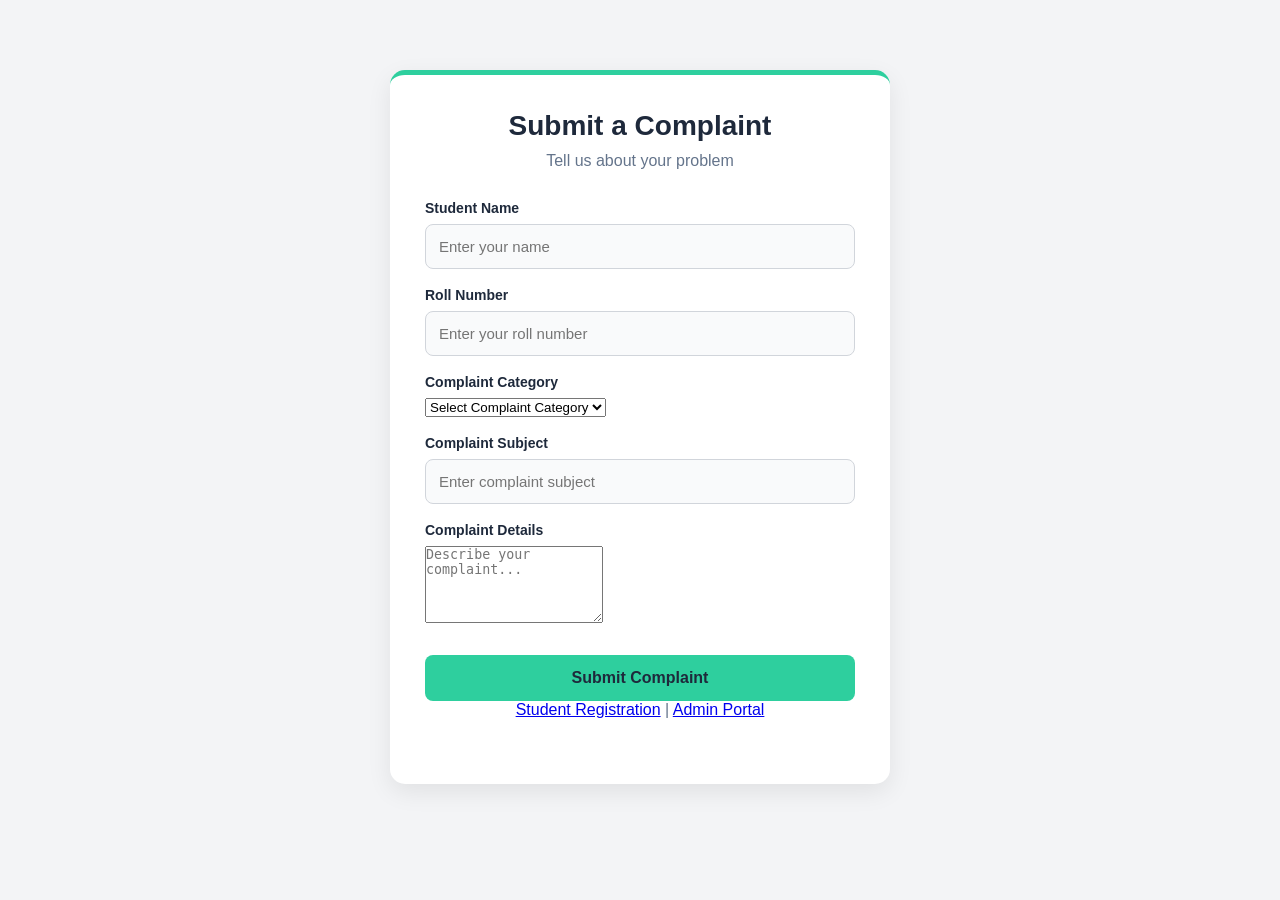
<file: complaint.html>
<!DOCTYPE html>
<html lang="en">
<head>
    <meta charset="UTF-8">
    <meta name="viewport" content="width=device-width, initial-scale=1.0">
    <title>Submit Complaint | HostelSphere</title>
    <link rel="stylesheet" href="/style.css">
</head>
<body class="student-page">
    <div class="student-container">
        <h1>Submit a Complaint</h1>
        <p>Tell us about your problem</p>
        <form id="complaintSubmissionForm">
            <label>Student Name</label>
            <input type="text" id="complaintStudentName" placeholder="Enter your name" required>
            <label>Roll Number</label>
            <input type="text" id="complaintStudentRoll" placeholder="Enter your roll number" required>
            <label>Complaint Category</label>
            <select id="complaintCategory" required>
                <option value="">Select Complaint Category</option>
                <option>Room Problem</option>
                <option>Food Problem</option>
                <option>Electricity Problem</option>
                <option>Water Problem</option>
                <option>Cleanliness Problem</option>
                <option>Other</option>
            </select>
            <label>Complaint Subject</label>
            <input type="text" id="complaintSubject" placeholder="Enter complaint subject" required>
            <label>Complaint Details</label>
            <textarea id="complaintDetails" rows="5" placeholder="Describe your complaint..." required></textarea>
            <button type="submit">Submit Complaint</button>
        </form>
        <p><a href="/student">Student Registration</a> | <a href="/admin">Admin Portal</a></p>
    </div>
<script>
document.getElementById("complaintSubmissionForm").addEventListener("submit", async function(event) {
    event.preventDefault();
    const data = {
        student_name: document.getElementById("complaintStudentName").value.trim(),
        roll_number: document.getElementById("complaintStudentRoll").value.trim(),
        category: document.getElementById("complaintCategory").value,
        subject: document.getElementById("complaintSubject").value.trim(),
        details: document.getElementById("complaintDetails").value.trim()
    };
    const button = this.querySelector('button[type="submit"]');
    button.disabled = true;
    try {
        const response = await fetch("/api/complaints", {
            method: "POST", headers: {"Content-Type":"application/json"},
            body: JSON.stringify(data)
        });
        const result = await response.json();
        if (!response.ok) throw new Error(result.message || "Complaint could not be submitted.");
        alert("Your complaint has been submitted successfully!");
        this.reset();
    } catch (error) {
        alert(error.message || "Server connection failed.");
    } finally {
        button.disabled = false;
    }
});
</script>
</body>
</html>
</file>
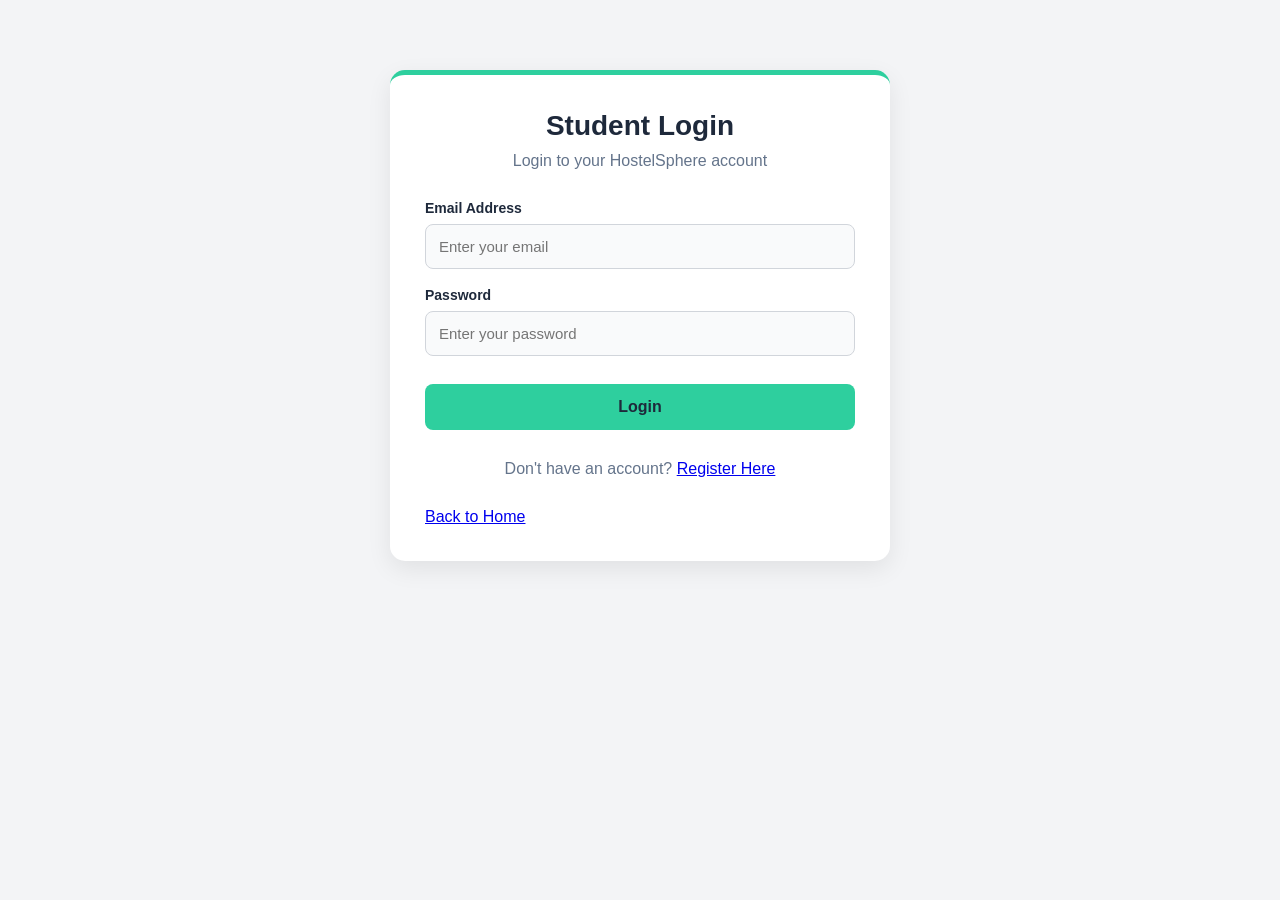
<file: student-login.html>
<!DOCTYPE html>
<html lang="en">
<head>
    <meta charset="UTF-8">
    <meta name="viewport" content="width=device-width, initial-scale=1.0">
    <title>Student Login | HostelSphere</title>
    <link rel="stylesheet" href="/style.css">
</head>
<body class="student-page">

    <div class="student-container">
        <h1>Student Login</h1>
        <p>Login to your HostelSphere account</p>

        <form id="studentLoginForm">
            <label>Email Address</label>
            <input type="email" id="loginEmail"
                   placeholder="Enter your email" required>

            <label>Password</label>
            <input type="password" id="loginPassword"
                   placeholder="Enter your password" required>

            <button type="submit">Login</button>

            <p id="loginMessage"></p>
        </form>

        <p>Don't have an account?
            <a href="/student">Register Here</a>
        </p>

        <a href="/">Back to Home</a>
    </div>

    <script src="/student-login.js"></script>
</body>
</html>
</file>
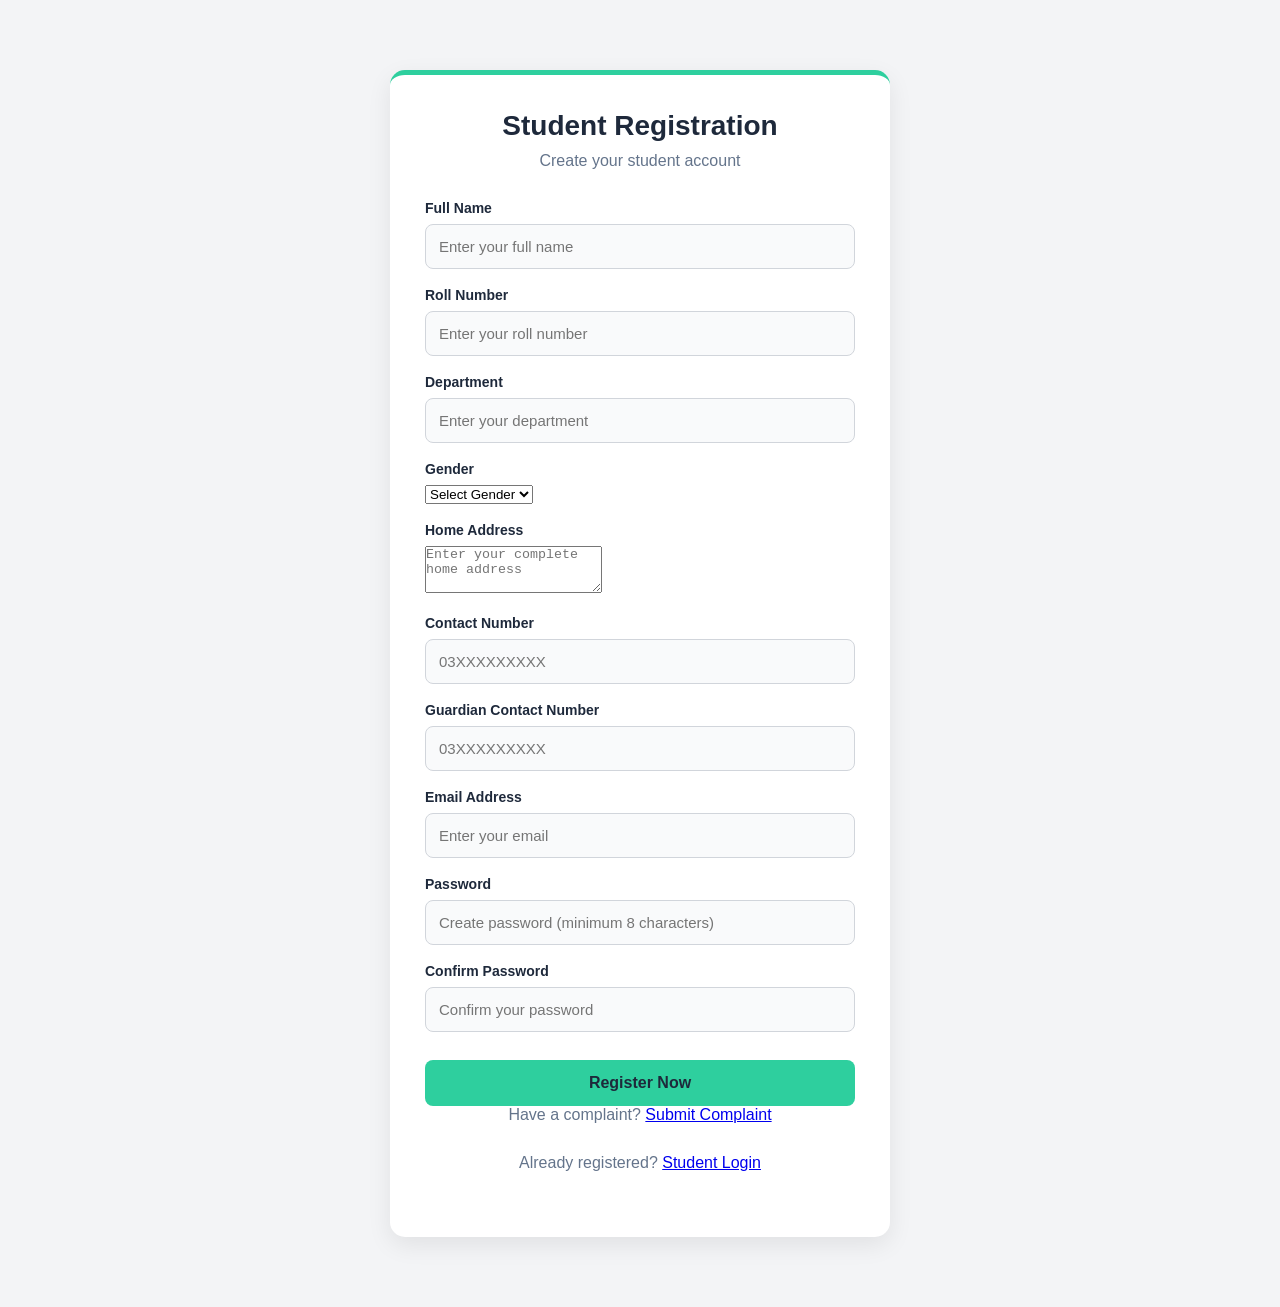
<file: student.html>
<!DOCTYPE html>
<html lang="en">
<head>
    <meta charset="UTF-8">
    <meta name="viewport" content="width=device-width, initial-scale=1.0">
    <title>Student Registration | HostelSphere</title>
    <link rel="stylesheet" href="/style.css">
</head>
<body class="student-page">
    <div class="student-container">
        <h1>Student Registration</h1>
        <p>Create your student account</p>
        <form id="registrationForm">
            <label>Full Name</label>
            <input type="text" id="full_name" placeholder="Enter your full name" required>
            <label>Roll Number</label>
            <input type="text" id="roll_number" placeholder="Enter your roll number" required>
            <label>Department</label>
            <input type="text" id="department" placeholder="Enter your department" required>
            <label>Gender</label>
            <select id="gender" required>
                <option value="">Select Gender</option>
                <option value="Male">Male</option>
                <option value="Female">Female</option>
                <option value="Other">Other</option>
            </select>
            <label>Home Address</label>
            <textarea id="address" placeholder="Enter your complete home address" rows="3" required></textarea>
            <label>Contact Number</label>
            <input type="tel" id="contact_number" placeholder="03XXXXXXXXX" pattern="[0-9]{11}" maxlength="11" inputmode="numeric" oninput="this.value=this.value.replace(/[^0-9]/g,'')" required>
            <label>Guardian Contact Number</label>
            <input type="tel" id="guardian_contact" placeholder="03XXXXXXXXX" pattern="[0-9]{11}" maxlength="11" inputmode="numeric" oninput="this.value=this.value.replace(/[^0-9]/g,'')" required>
            <label>Email Address</label>
            <input type="email" id="email" placeholder="Enter your email" required>
            <label>Password</label>
            <input type="password" id="password" placeholder="Create password (minimum 8 characters)" minlength="8" required>
            <label>Confirm Password</label>
            <input type="password" id="confirmPassword" placeholder="Confirm your password" required>
            <button type="submit">Register Now</button>
        </form>
        <p>Have a complaint? <a href="/complaint">Submit Complaint</a></p>
        <p>Already registered? <a href="/student-login">Student Login</a></p>
    </div>
<script>
document.getElementById("registrationForm").addEventListener("submit", async function(event) {
    event.preventDefault();
    const password = document.getElementById("password").value;
    if (password !== document.getElementById("confirmPassword").value) {
        alert("Password and Confirm Password do not match!");
        return;
    }
    const data = {
        full_name: document.getElementById("full_name").value.trim(),
        roll_number: document.getElementById("roll_number").value.trim(),
        department: document.getElementById("department").value.trim(),
        contact_number: document.getElementById("contact_number").value,
        guardian_contact: document.getElementById("guardian_contact").value,
        email: document.getElementById("email").value.trim(),
        password,
        gender: document.getElementById("gender").value,
        address: document.getElementById("address").value.trim()
    };
    const button = this.querySelector('button[type="submit"]');
    button.disabled = true;
    button.textContent = "Registering...";
    try {
        const response = await fetch("/api/register", {
            method: "POST",
            headers: {"Content-Type": "application/json"},
            body: JSON.stringify(data)
        });
        const result = await response.json();
        if (!response.ok) throw new Error(result.message || "Registration failed.");
        alert(result.message);
        this.reset();
    } catch (error) {
        alert(error.message || "Server connection failed. Start Flask and check the database.");
    } finally {
        button.disabled = false;
        button.textContent = "Register Now";
    }
});
</script>
</body>
</html>
</file>
<file: style.css>
/* Basic Styling */
* {
    margin: 0;
    padding: 0;
    box-sizing: border-box;
}

body {
    font-family: Arial, sans-serif;
    background-color: #f4f6f9;
}

/* Dashboard Layout */
.dashboard {
    display: flex;
    min-height: 100vh;
}

/* Sidebar */
.sidebar {
    width: 240px;
    background-color: #1e293b;
    color: white;
    padding: 25px 20px;
}

.sidebar h2 {
    color: #38d9a9;
    margin-bottom: 40px;
    text-align: center;
}

.sidebar ul {
    list-style: none;
}

.sidebar li {
    padding: 15px;
    margin-bottom: 10px;
    cursor: pointer;
    border-radius: 8px;
    transition: 0.3s;
}

.sidebar li:hover {
    background-color: #38d9a9;
    color: #1e293b;
}

/* Main Content */
.main-content {
    flex: 1;
    padding: 35px;
}

.main-content h1 {
    font-size: 30px;
    color: #1e293b;
    margin-bottom: 15px;
}

.main-content p {
    color: #64748b;
    font-size: 16px;
}

/* Dashboard Cards */
.cards {
    display: grid;
    grid-template-columns: repeat(2, 1fr);
    gap: 20px;
    margin-top: 30px;
}

.card {
    background-color: white;
    padding: 25px;
    border-radius: 12px;
    box-shadow: 0 3px 10px rgba(0, 0, 0, 0.08);
    border-left: 5px solid #38d9a9;
}

.card h3 {
    color: #64748b;
    margin-bottom: 15px;
}

.card h2 {
    color: #1e293b;
    font-size: 28px;
    margin-bottom: 10px;
}

.card p {
    color: #94a3b8;
}

/* Students Section */

.students-section {
    background-color: white;
    padding: 25px;
    margin-top: 35px;
    border-radius: 12px;
    box-shadow: 0 3px 10px rgba(0, 0, 0, 0.08);
    overflow-x: auto;
}

.students-section h2 {
    color: #1e293b;
    margin-bottom: 25px;
}

table {
    width: 100%;
    border-collapse: collapse;
    text-align: left;
}

th {
    background-color: #1e293b;
    color: white;
    padding: 15px;
}

td {
    padding: 15px;
    border-bottom: 1px solid #e2e8f0;
    color: #475569;
}

tr:hover {
    background-color: #f1f5f9;
}

/* Add Student Button */

.add-btn {
    background-color: #38d9a9;
    color: #1e293b;
    border: none;
    padding: 12px 20px;
    border-radius: 8px;
    cursor: pointer;
    margin-bottom: 20px;
    font-weight: bold;
}

/* Student Form */

.student-form {
    display: none;
    background-color: #f8fafc;
    padding: 20px;
    border-radius: 10px;
    margin-bottom: 25px;
}

.student-form h3 {
    margin-bottom: 15px;
    color: #1e293b;
}

.student-form input {
    width: 100%;
    padding: 12px;
    margin-bottom: 12px;
    border: 1px solid #cbd5e1;
    border-radius: 6px;
}

.save-btn {
    background-color: #1e293b;
    color: white;
    padding: 12px 20px;
    border: none;
    border-radius: 6px;
    cursor: pointer;
}

/* Sidebar Navigation */

html {
    scroll-behavior: smooth;
}

.sidebar ul {
    list-style: none;
}

.sidebar li {
    padding: 0;
    margin-bottom: 10px;
}

.sidebar li a {
    display: block;
    padding: 15px;
    color: white;
    text-decoration: none;
    border-radius: 8px;
    transition: 0.3s;
}

.sidebar li a:hover {
    background-color: #38d9a9;
    color: #1e293b;
}

/* Section Navigation */

.students-section {
    scroll-margin-top: 20px;
}

/* Mobile Responsive Design */

@media (max-width: 768px) {

    .dashboard {
        flex-direction: column;
    }

    .sidebar {
        width: 100%;
    }

    .sidebar ul {
        display: flex;
        flex-wrap: wrap;
        gap: 5px;
    }

    .sidebar li {
        margin-bottom: 0;
    }

    .sidebar li a {
        padding: 10px;
    }

    .main-content {
        padding: 15px;
    }

    .cards {
        grid-template-columns: 1fr;
    }

    .students-section {
        overflow-x: auto;
    }

}

/* Delete Button Styling */

.delete-btn {
    background-color: #ef4444;
    color: white;
    border: none;
    padding: 8px 14px;
    border-radius: 6px;
    cursor: pointer;
    font-size: 13px;
    transition: 0.3s;
}

.delete-btn:hover {
    background-color: #dc2626;
}

/* Edit Button Styling */

.edit-btn {
    background-color: #3b82f6;
    color: white;
    border: none;
    padding: 8px 14px;
    border-radius: 6px;
    cursor: pointer;
    font-size: 13px;
    margin-right: 5px;
    transition: 0.3s;
}

.edit-btn:hover {
    background-color: #2563eb;
}

/* Student Search Box */

#searchStudent {
    width: 100%;
    max-width: 350px;
    padding: 12px 15px;
    margin: 15px 0 20px;
    border: 1px solid #cbd5e1;
    border-radius: 8px;
    outline: none;
    font-size: 14px;
    transition: 0.3s;
}

#searchStudent:focus {
    border-color: #38d9a9;
    box-shadow: 0 0 5px rgba(56, 217, 169, 0.4);
}

/* Room Management Styling */

#searchRoom {
    width: 100%;
    max-width: 350px;
    padding: 12px 15px;
    margin: 15px 0 20px;
    border: 1px solid #cbd5e1;
    border-radius: 8px;
    outline: none;
    font-size: 14px;
}

#searchRoom:focus {
    border-color: #38d9a9;
    box-shadow: 0 0 5px rgba(56, 217, 169, 0.4);
}

#roomForm {
    margin-top: 20px;
    margin-bottom: 20px;
}

#roomForm input {
    display: block;
    width: 100%;
    max-width: 350px;
    padding: 12px;
    margin: 12px 0;
    border: 1px solid #cbd5e1;
    border-radius: 6px;
    outline: none;
}

#roomForm input:focus {
    border-color: #38d9a9;
}

/* Monthly Fee Management Styling */

#searchFee {
    width: 100%;
    max-width: 350px;
    padding: 12px 15px;
    margin: 15px 0 20px;
    border: 1px solid #cbd5e1;
    border-radius: 8px;
    outline: none;
    font-size: 14px;
}

#searchFee:focus {
    border-color: #38d9a9;
    box-shadow: 0 0 5px rgba(56, 217, 169, 0.4);
}

#feeForm {
    margin-top: 20px;
    margin-bottom: 20px;
}

#feeForm input,
#feeForm select {
    display: block;
    width: 100%;
    max-width: 350px;
    padding: 12px;
    margin: 12px 0;
    border: 1px solid #cbd5e1;
    border-radius: 6px;
    outline: none;
    font-size: 14px;
}

#feeForm input:focus,
#feeForm select:focus {
    border-color: #38d9a9;
}

/* Attendance Management Styling */

#searchAttendance {
    width: 100%;
    max-width: 350px;
    padding: 12px 15px;
    margin: 15px 0 20px;
    border: 1px solid #cbd5e1;
    border-radius: 8px;
    outline: none;
    font-size: 14px;
}

#searchAttendance:focus {
    border-color: #38d9a9;
    box-shadow: 0 0 5px rgba(56, 217, 169, 0.4);
}

#attendanceForm {
    margin-top: 20px;
    margin-bottom: 20px;
}

#attendanceForm input,
#attendanceForm select {
    display: block;
    width: 100%;
    max-width: 350px;
    padding: 12px;
    margin: 12px 0;
    border: 1px solid #cbd5e1;
    border-radius: 6px;
    outline: none;
    font-size: 14px;
}

#attendanceForm input:focus,
#attendanceForm select:focus {
    border-color: #38d9a9;
}

/* Attendance Summary Cards */

#attendance .cards {
    margin-top: 20px;
    margin-bottom: 25px;
}

#attendance .card {
    padding: 20px;
}

/* ================================
   COMPLAINT MANAGEMENT CSS
================================ */

#searchComplaint {
    width: 100%;
    max-width: 350px;
    padding: 12px 15px;
    margin: 15px 0 20px;
    border: 1px solid #cbd5e1;
    border-radius: 8px;
    outline: none;
    font-size: 14px;
}

#searchComplaint:focus {
    border-color: #38d9a9;
    box-shadow: 0 0 5px rgba(56, 217, 169, 0.4);
}

#complaintForm {
    margin-top: 20px;
    margin-bottom: 20px;
}

#complaintForm input,
#complaintForm select,
#complaintForm textarea {
    display: block;
    width: 100%;
    max-width: 350px;
    padding: 12px;
    margin: 12px 0;
    border: 1px solid #cbd5e1;
    border-radius: 6px;
    outline: none;
    font-size: 14px;
}

#complaintForm textarea {
    min-height: 100px;
    resize: vertical;
}

#complaintForm input:focus,
#complaintForm select:focus,
#complaintForm textarea:focus {
    border-color: #38d9a9;
}

/* =================================
   PROFESSIONAL DASHBOARD DESIGN
================================= */

.main-content > .cards {
    display: grid;
    grid-template-columns: repeat(auto-fit, minmax(220px, 1fr));
    gap: 22px;
    margin-top: 30px;
}

.main-content > .cards .card {
    background: #ffffff;
    padding: 25px;
    border-radius: 15px;
    box-shadow: 0 4px 15px rgba(0, 0, 0, 0.07);
    border-top: 5px solid #38bdf8;
    transition: all 0.3s ease;
    position: relative;
    overflow: hidden;
}

/* Hover Effect */

.main-content > .cards .card:hover {
    transform: translateY(-8px);
    box-shadow: 0 10px 25px rgba(0, 0, 0, 0.13);
}

/* Card Heading */

.main-content > .cards .card h3 {
    color: #475569;
    font-size: 16px;
    margin-bottom: 15px;
    font-weight: 600;
}

/* Card Numbers */

.main-content > .cards .card p {
    color: #0f172a;
    font-size: 30px;
    font-weight: bold;
    margin: 0;
}

/* Different Card Colors */

.main-content > .cards .card:nth-child(1) {
    border-top-color: #3b82f6;
}

.main-content > .cards .card:nth-child(2) {
    border-top-color: #8b5cf6;
}

.main-content > .cards .card:nth-child(3) {
    border-top-color: #10b981;
}

.main-content > .cards .card:nth-child(4) {
    border-top-color: #f59e0b;
}

.main-content > .cards .card:nth-child(5) {
    border-top-color: #06b6d4;
}

.main-content > .cards .card:nth-child(6) {
    border-top-color: #ef4444;
}

.main-content > .cards .card:nth-child(7) {
    border-top-color: #ec4899;
}

/* Card Icons */

.main-content > .cards .card:nth-child(1) h3::before {
    content: "👨‍🎓 ";
}

.main-content > .cards .card:nth-child(2) h3::before {
    content: "🏢 ";
}

.main-content > .cards .card:nth-child(3) h3::before {
    content: "🛏️ ";
}

.main-content > .cards .card:nth-child(4) h3::before {
    content: "💰 ";
}

.main-content > .cards .card:nth-child(5) h3::before {
    content: "✅ ";
}

.main-content > .cards .card:nth-child(6) h3::before {
    content: "📋 ";
}

.main-content > .cards .card:nth-child(7) h3::before {
    content: "⏳ ";
}

/* ================================
   SIDEBAR PROFESSIONAL DESIGN
================================ */

.sidebar {
    background: #1e293b;
    padding: 25px 20px;
}

.sidebar h2 {
    color: #34d399;
    text-align: center;
    font-size: 27px;
    margin-bottom: 45px;
    letter-spacing: 1px;
}

.sidebar ul {
    list-style: none;
    padding: 0;
}

.sidebar ul li {
    margin: 12px 0;
}

.sidebar ul li a {
    display: block;
    color: #ffffff;
    text-decoration: none;
    padding: 14px 18px;
    border-radius: 8px;
    font-size: 16px;
    transition: 0.3s ease;
}

.sidebar ul li a:hover {
    background: #34d399;
    color: #1e293b;
    padding-left: 25px;
}


/* ================================
   DASHBOARD HEADING DESIGN
================================ */

.main-content > h1 {
    color: #1e293b;
    font-size: 32px;
    font-weight: 700;
    margin-bottom: 10px;
}

.main-content > p {
    color: #64748b;
    font-size: 16px;
    margin-bottom: 25px;
}

/* ================================
   PROFESSIONAL TABLE DESIGN
================================ */

.students-section table {
    width: 100%;
    border-collapse: collapse;
    margin-top: 25px;
    background: #ffffff;
    border-radius: 10px;
    overflow: hidden;
}

.students-section table thead {
    background: #1e293b;
    color: #ffffff;
}

.students-section table th {
    padding: 15px;
    text-align: left;
    font-size: 15px;
}

.students-section table td {
    padding: 15px;
    border-bottom: 1px solid #e2e8f0;
    color: #475569;
    font-size: 14px;
}

.students-section table tbody tr:hover {
    background: #f1f5f9;
}


/* ================================
   ADD AND SAVE BUTTONS
================================ */

.add-btn,
.save-btn {
    background: #34d399;
    color: #064e3b;
    border: none;
    padding: 12px 20px;
    border-radius: 8px;
    font-size: 14px;
    font-weight: 600;
    cursor: pointer;
    transition: 0.3s ease;
}

.add-btn:hover,
.save-btn:hover {
    background: #10b981;
    color: #ffffff;
    transform: translateY(-2px);
}


/* ================================
   EDIT AND DELETE BUTTONS
================================ */

.students-section table button {
    border: none;
    padding: 8px 12px;
    margin: 3px;
    border-radius: 6px;
    cursor: pointer;
    font-weight: 600;
    transition: 0.3s ease;
}

.students-section table button:hover {
    opacity: 0.8;
    transform: translateY(-2px);
}

/* ================================
   PROFESSIONAL FORM DESIGN
================================ */

.student-form {
    background: #ffffff;
    padding: 25px;
    margin-top: 20px;
    margin-bottom: 25px;
    border-radius: 12px;
    box-shadow: 0 4px 15px rgba(0, 0, 0, 0.06);
    border: 1px solid #e2e8f0;
}

.student-form h3 {
    color: #1e293b;
    font-size: 20px;
    margin-bottom: 20px;
}

.student-form input,
.student-form select,
.student-form textarea {
    display: block;
    width: 100%;
    max-width: 400px;
    padding: 13px 15px;
    margin: 12px 0;
    border: 1px solid #cbd5e1;
    border-radius: 8px;
    font-size: 14px;
    outline: none;
    background: #ffffff;
    transition: 0.3s ease;
}

.student-form input:focus,
.student-form select:focus,
.student-form textarea:focus {
    border-color: #34d399;
    box-shadow: 0 0 5px rgba(52, 211, 153, 0.3);
}

.student-form textarea {
    min-height: 100px;
    resize: vertical;
}

.student-form input::placeholder,
.student-form textarea::placeholder {
    color: #94a3b8;
}

/* FIXED SIDEBAR */

.sidebar {
    position: fixed;
    top: 0;
    left: 0;
    height: 100vh;
    width: 273px;
    box-sizing: border-box;
    overflow-y: auto;
    z-index: 1000;
}

/* MAIN CONTENT POSITION */

.main-content {
    margin-left: 273px;
    min-width: 0;
}

/* SIDEBAR HOVER EFFECT */

.sidebar ul li a {
    transition: background 0.3s ease;
}


/* SIDEBAR FINAL FIX */

.sidebar ul li a {
    display: block !important;
    position: relative;
    z-index: 1;
    padding: 17px 20px !important;
    font-size: 19px !important;
    font-weight: 600;
    color: #ffffff !important;
    background: linear-gradient(
        90deg,
        #10b981,
        #059669
    );
    background-size: 0% 100%;
    background-repeat: no-repeat;
    background-color: transparent;
    border-radius: 10px;
    border-left: 4px solid transparent;
    transition: all 0.4s ease;
    text-decoration: none;
}

/* Hover Animation */

.sidebar ul li a:hover {
    color: #ffffff !important;
    background-size: 100% 100%;
    border-left: 4px solid #a7f3d0;
    padding-left: 30px !important;
    box-shadow: 0 5px 15px rgba(16, 185, 129, 0.25);
}

/* Remove Old Animation Effects */

.sidebar ul li a::before,
.sidebar ul li a::after {
    display: none !important;
}

/* ================================
   MOBILE RESPONSIVE DESIGN
================================ */

@media screen and (max-width: 768px) {

    .dashboard {
        display: block;
    }

    .sidebar {
        position: relative;
        width: 100%;
        height: auto;
        padding: 15px;
    }

    .sidebar h2 {
        margin-bottom: 15px;
    }

    .sidebar ul {
        display: flex;
        flex-wrap: wrap;
        gap: 8px;
    }

    .sidebar ul li {
        margin: 0;
    }

    .sidebar ul li a {
        font-size: 15px !important;
        padding: 10px 12px !important;
    }

    .main-content {
        margin-left: 0;
        width: 100%;
        padding: 20px;
        box-sizing: border-box;
    }

    .main-content > .cards {
        grid-template-columns: repeat(2, minmax(0, 1fr));
        gap: 12px;
    }

    .main-content > .cards .card {
        padding: 15px;
    }

    .students-section {
        overflow-x: auto;
    }

    .students-section table {
        min-width: 650px;
    }

}

@media screen and (max-width: 480px) {

    .main-content > .cards {
        grid-template-columns: 1fr;
    }

    .main-content > h1 {
        font-size: 26px;
    }

    .main-content {
        padding: 15px;
    }

}

/* LOGIN PAGE DESIGN */
.login-screen {
    position: fixed;
    inset: 0;
    background: linear-gradient(135deg, #0f172a, #064e3b);
    display: flex;
    justify-content: center;
    align-items: center;
    z-index: 9999;
}

.login-box {
    width: 350px;
    padding: 35px;
    background: white;
    border-radius: 15px;
    text-align: center;
    box-shadow: 0 10px 35px rgba(0,0,0,0.3);
}

.login-box h2 {
    color: #059669;
    font-size: 28px;
    margin-bottom: 10px;
}

.login-box p {
    color: #64748b;
    margin-bottom: 20px;
}

.login-box input {
    width: 100%;
    padding: 13px;
    margin: 10px 0;
    border: 1px solid #cbd5e1;
    border-radius: 7px;
    box-sizing: border-box;
    font-size: 16px;
}

.login-box button {
    width: 100%;
    padding: 13px;
    margin-top: 15px;
    background: #059669;
    color: white;
    border: none;
    border-radius: 7px;
    font-size: 17px;
    cursor: pointer;
}

.login-box button:hover {
    background: #047857;
}

#loginError {
    color: red;
    margin-top: 12px;
}

/* ===== HostelSphere PROFESSIONAL LOGIN ===== */

.login-screen {
    position: fixed;
    inset: 0;
    width: 100%;
    min-height: 100vh;
    background: linear-gradient(135deg, #07152e, #0f3d46, #064e3b);
    display: flex;
    justify-content: center;
    align-items: center;
    padding: 25px;
    box-sizing: border-box;
    z-index: 99999;
    animation: loginFade 0.7s ease;
}

.login-container {
    width: 900px;
    max-width: 100%;
    min-height: 520px;
    display: grid;
    grid-template-columns: 1fr 1fr;
    background: white;
    border-radius: 22px;
    overflow: hidden;
    box-shadow: 0 25px 70px rgba(0,0,0,0.35);
}

.login-left {
    background: linear-gradient(145deg, #064e3b, #0f766e, #0f172a);
    color: white;
    padding: 45px 38px;
    display: flex;
    flex-direction: column;
    justify-content: center;
    position: relative;
    overflow: hidden;
}

.login-left::before {
    content: "";
    position: absolute;
    width: 280px;
    height: 280px;
    border: 1px solid rgba(255,255,255,0.12);
    border-radius: 50%;
    top: -100px;
    right: -100px;
}

.brand-logo {
    width: 60px;
    height: 60px;
    display: flex;
    align-items: center;
    justify-content: center;
    background: #34d399;
    color: #064e3b;
    font-size: 35px;
    font-weight: bold;
    border-radius: 15px;
    margin-bottom: 15px;
    box-shadow: 0 8px 20px rgba(0,0,0,0.2);
}

.login-left h1 {
    font-size: 34px;
    margin: 0 0 35px;
    color: white;
}

.login-left h1 span {
    color: #34d399;
}

.login-left h2 {
    font-size: 27px;
    line-height: 1.4;
    margin-bottom: 15px;
    color: white;
}

.login-left p {
    font-size: 14px;
    line-height: 1.8;
    color: #d1fae5;
    margin-bottom: 25px;
}

.login-features div {
    margin: 14px 0;
    font-size: 14px;
    color: #ecfdf5;
}

.login-footer {
    margin-top: 40px;
    font-size: 11px;
    color: #a7f3d0;
}

.login-right {
    padding: 55px 42px;
    display: flex;
    flex-direction: column;
    justify-content: center;
}

.admin-tag {
    display: inline-block;
    color: #059669;
    background: #d1fae5;
    padding: 7px 13px;
    border-radius: 20px;
    font-size: 11px;
    font-weight: bold;
    letter-spacing: 1.5px;
}

.login-heading h2 {
    font-size: 31px;
    color: #0f172a;
    margin: 20px 0 8px;
}

.login-heading p {
    color: #64748b;
    font-size: 14px;
    margin-bottom: 35px;
}

.login-right label {
    display: block;
    font-size: 14px;
    font-weight: 600;
    color: #334155;
    margin: 18px 0 9px;
}

.login-input {
    display: flex;
    align-items: center;
    border: 1px solid #cbd5e1;
    border-radius: 10px;
    padding: 0 13px;
    height: 52px;
    transition: 0.3s;
}

.login-input:focus-within {
    border-color: #059669;
    box-shadow: 0 0 0 4px rgba(5,150,105,0.12);
}

.login-input span {
    font-size: 19px;
    margin-right: 10px;
}

.login-input input {
    width: 100%;
    border: none;
    outline: none;
    font-size: 14px;
    background: transparent;
    color: #0f172a;
}

.show-password {
    border: none;
    background: transparent;
    color: #059669;
    font-weight: bold;
    cursor: pointer;
}

.login-submit {
    width: 100%;
    height: 52px;
    border: none;
    border-radius: 10px;
    margin-top: 28px;
    background: linear-gradient(90deg, #059669, #047857);
    color: white;
    font-size: 16px;
    font-weight: bold;
    cursor: pointer;
    transition: 0.3s;
}

.login-submit:hover {
    transform: translateY(-3px);
    box-shadow: 0 9px 20px rgba(5,150,105,0.3);
}

#loginError {
    color: #dc2626;
    font-size: 13px;
    margin-top: 12px;
}

.secure-text {
    text-align: center;
    color: #64748b;
    font-size: 12px;
    margin-top: 28px;
}

@keyframes loginFade {
    from {
        opacity: 0;
        transform: translateY(15px);
    }
    to {
        opacity: 1;
        transform: translateY(0);
    }
}

/* MOBILE RESPONSIVE */

@media(max-width: 700px) {
    .login-container {
        grid-template-columns: 1fr;
        max-width: 420px;
    }

    .login-left {
        padding: 25px;
    }

    .login-left h1 {
        margin-bottom: 15px;
    }

    .login-left h2 {
        font-size: 21px;
    }

    .login-features {
        display: none;
    }

    .login-footer {
        display: none;
    }

    .login-right {
        padding: 30px 25px;
    }
}

/* Professional Student Registration */

.student-page {
    background: #f3f4f6;
    min-height: 100vh;
    font-family: Arial, sans-serif;
    padding: 40px 15px;
    box-sizing: border-box;
}

.student-container {
    width: 100%;
    max-width: 500px;
    margin: 30px auto;
    padding: 35px;
    box-sizing: border-box;
    background: white;
    border-radius: 15px;
    border-top: 5px solid #2ecf9e;
    box-shadow: 0 8px 25px rgba(0, 0, 0, 0.08);
    text-align: left;
}

.student-container h1 {
    color: #1e293b;
    text-align: center;
    font-size: 28px;
    margin-bottom: 10px;
}

.student-container p {
    color: #64748b;
    text-align: center;
    margin-bottom: 30px;
}

.student-container label {
    display: block;
    color: #1e293b;
    font-size: 14px;
    font-weight: bold;
    margin: 18px 0 8px;
}

.student-container input {
    width: 100%;
    padding: 13px;
    box-sizing: border-box;
    border: 1px solid #d1d5db;
    border-radius: 8px;
    background: #f9fafb;
    color: #1e293b;
    font-size: 15px;
    outline: none;
    transition: 0.3s;
}

.student-container input:focus {
    border-color: #2ecf9e;
    background: white;
    box-shadow: 0 0 0 3px rgba(46, 207, 158, 0.12);
}

.student-container button {
    width: 100%;
    padding: 14px;
    margin-top: 28px;
    background: #2ecf9e;
    color: #1e293b;
    border: none;
    border-radius: 8px;
    font-size: 16px;
    font-weight: bold;
    cursor: pointer;
    transition: 0.3s;
}

.student-container button:hover {
    background: #20b889;
    transform: translateY(-2px);
}

@media (max-width: 550px) {
    .student-container {
        padding: 25px 20px;
    }
}

/* =========================================
   HOSTELSPHERE - PREMIUM STUDENT DASHBOARD
========================================= */

body.student-page:has(#studentDashboardMenu) {
    min-height: 100vh;
    padding: 40px 20px;
    font-family: 'Segoe UI', Arial, sans-serif;
    background:
        radial-gradient(circle at top left, #dbeafe, transparent 35%),
        linear-gradient(135deg, #eef2ff, #f0fdfa);
    color: #172554;
}

/* Main Dashboard Container */
body.student-page:has(#studentDashboardMenu) .student-container {
    width: 100%;
    max-width: 1150px;
    margin: 0 auto;
    padding: 40px;
    background: rgba(255, 255, 255, 0.94);
    border: 1px solid #e2e8f0;
    border-top: 5px solid #10b981;
    border-radius: 24px;
    box-shadow: 0 20px 60px rgba(15, 23, 42, 0.09);
    text-align: left;
    animation: studentFade 0.7s ease;
}

/* Dashboard Heading */
body.student-page:has(#studentDashboardMenu) .student-container > h1 {
    font-size: 34px;
    font-weight: 800;
    color: #0f172a;
    text-align: left;
    margin-bottom: 12px;
}

body.student-page:has(#studentDashboardMenu) #studentWelcome {
    display: inline-block;
    color: #047857;
    background: #d1fae5;
    padding: 10px 18px;
    border-radius: 30px;
    font-size: 15px;
    font-weight: 600;
    margin: 5px 0 25px;
}

/* Horizontal Line */
body.student-page:has(#studentDashboardMenu) .student-container hr {
    border: none;
    height: 1px;
    background: #e2e8f0;
    margin: 25px 0;
}

/* Portal Heading */
body.student-page:has(#studentDashboardMenu) .student-container > h2 {
    color: #1e293b;
    font-size: 25px;
    margin-bottom: 25px;
}

/* Dashboard Cards Grid */
#studentDashboardMenu.student-dashboard-menu {
    display: grid;
    grid-template-columns: repeat(3, minmax(0, 1fr));
    gap: 22px;
}

/* Individual Cards */
#studentDashboardMenu .student-menu-card {
    position: relative;
    overflow: hidden;
    min-height: 175px;
    padding: 28px 24px;
    background: linear-gradient(145deg, #ffffff, #f8fafc);
    border: 1px solid #e2e8f0;
    border-radius: 18px;
    cursor: pointer;
    box-shadow: 0 5px 18px rgba(15, 23, 42, 0.05);
    transition: all 0.35s ease;
}

#studentDashboardMenu .student-menu-card::after {
    content: "";
    position: absolute;
    width: 100px;
    height: 100px;
    right: -35px;
    bottom: -45px;
    background: rgba(16, 185, 129, 0.08);
    border-radius: 50%;
    transition: 0.4s ease;
}

#studentDashboardMenu .student-menu-card:hover {
    transform: translateY(-9px);
    border-color: #34d399;
    box-shadow: 0 15px 30px rgba(16, 185, 129, 0.13);
    background: #ffffff;
}

#studentDashboardMenu .student-menu-card:hover::after {
    transform: scale(1.8);
}

#studentDashboardMenu .student-menu-card h3 {
    position: relative;
    z-index: 1;
    color: #0f172a;
    font-size: 20px;
    margin-bottom: 13px;
}

#studentDashboardMenu .student-menu-card p {
    position: relative;
    z-index: 1;
    color: #64748b;
    font-size: 14px;
    line-height: 1.7;
    text-align: left;
    margin: 0;
}

/* Card Heading Icons */
#studentDashboardMenu .student-menu-card:nth-child(1) h3::before {
    content: "👤 ";
}

#studentDashboardMenu .student-menu-card:nth-child(2) h3::before {
    content: "🏠 ";
}

#studentDashboardMenu .student-menu-card:nth-child(3) h3::before {
    content: "💰 ";
}

#studentDashboardMenu .student-menu-card:nth-child(4) h3::before {
    content: "💳 ";
}

#studentDashboardMenu .student-menu-card:nth-child(5) h3::before {
    content: "📅 ";
}

#studentDashboardMenu .student-menu-card:nth-child(6) h3::before {
    content: "📩 ";
}

/* Student Sections */
body.student-page:has(#studentDashboardMenu) .student-container section {
    margin-top: 30px;
    padding: 30px;
    background: #ffffff;
    border: 1px solid #e2e8f0;
    border-radius: 18px;
    box-shadow: 0 8px 25px rgba(15, 23, 42, 0.05);
    animation: studentFade 0.4s ease;
}

body.student-page:has(#studentDashboardMenu) .student-container section h2 {
    color: #0f172a;
    font-size: 25px;
    margin-bottom: 22px;
}

body.student-page:has(#studentDashboardMenu) .student-container section h3 {
    color: #334155;
    margin: 20px 0;
}

/* Tables */
body.student-page:has(#studentDashboardMenu) .student-container section table {
    width: 100%;
    border-collapse: collapse;
    margin: 15px 0 25px;
    overflow: hidden;
    border-radius: 12px;
}

body.student-page:has(#studentDashboardMenu) .student-container section th {
    padding: 15px;
    background: #064e3b;
    color: #ffffff;
    text-align: left;
}

body.student-page:has(#studentDashboardMenu) .student-container section td {
    padding: 14px 15px;
    color: #475569;
    border-bottom: 1px solid #e2e8f0;
}

body.student-page:has(#studentDashboardMenu) .student-container section tr:hover td {
    background: #ecfdf5;
}

/* Form Fields */
body.student-page:has(#studentDashboardMenu) #complaintForm label {
    display: block;
    color: #334155;
    font-weight: 600;
    margin: 16px 0 8px;
}

body.student-page:has(#studentDashboardMenu) #complaintForm input,
body.student-page:has(#studentDashboardMenu) #complaintForm select,
body.student-page:has(#studentDashboardMenu) #complaintForm textarea {
    width: 100%;
    max-width: 650px;
    padding: 14px 16px;
    margin: 8px 0;
    border: 1px solid #cbd5e1;
    border-radius: 10px;
    background: #f8fafc;
    color: #0f172a;
    font-size: 15px;
    outline: none;
    transition: 0.3s ease;
}

body.student-page:has(#studentDashboardMenu) #complaintForm input:focus,
body.student-page:has(#studentDashboardMenu) #complaintForm select:focus,
body.student-page:has(#studentDashboardMenu) #complaintForm textarea:focus {
    background: #ffffff;
    border-color: #10b981;
    box-shadow: 0 0 0 4px rgba(16, 185, 129, 0.12);
}

body.student-page:has(#studentDashboardMenu) #complaintForm textarea {
    min-height: 130px;
    resize: vertical;
}

/* Buttons */
body.student-page:has(#studentDashboardMenu) .student-container button {
    width: auto;
    min-width: 170px;
    padding: 13px 22px;
    margin: 12px 8px 5px 0;
    border: none;
    border-radius: 10px;
    background: linear-gradient(135deg, #059669, #047857);
    color: #ffffff;
    font-size: 14px;
    font-weight: 700;
    cursor: pointer;
    box-shadow: 0 5px 12px rgba(5, 150, 105, 0.18);
    transition: all 0.3s ease;
}

body.student-page:has(#studentDashboardMenu) .student-container button:hover {
    transform: translateY(-3px);
    box-shadow: 0 9px 18px rgba(5, 150, 105, 0.25);
    background: linear-gradient(135deg, #047857, #065f46);
}

body.student-page:has(#studentDashboardMenu) .student-container button:disabled {
    opacity: 0.6;
    cursor: not-allowed;
    transform: none;
}

/* Logout Button */
body.student-page:has(#studentDashboardMenu) .student-container > button:last-child {
    background: linear-gradient(135deg, #ef4444, #b91c1c);
    color: white;
    margin-top: 30px;
}

/* Complaint Message */
body.student-page:has(#studentDashboardMenu) #complaintMessage {
    text-align: left;
    font-weight: 600;
    margin-top: 15px;
}

/* Animation */
@keyframes studentFade {
    from {
        opacity: 0;
        transform: translateY(15px);
    }
    to {
        opacity: 1;
        transform: translateY(0);
    }
}

/* Responsive Design */
@media (max-width: 850px) {
    #studentDashboardMenu.student-dashboard-menu {
        grid-template-columns: repeat(2, minmax(0, 1fr));
    }

    body.student-page:has(#studentDashboardMenu) .student-container {
        padding: 25px;
    }
}

@media (max-width: 550px) {
    body.student-page:has(#studentDashboardMenu) {
        padding: 15px 10px;
    }

    body.student-page:has(#studentDashboardMenu) .student-container {
        padding: 20px 15px;
        border-radius: 16px;
    }

    body.student-page:has(#studentDashboardMenu) .student-container > h1 {
        font-size: 26px;
    }

    #studentDashboardMenu.student-dashboard-menu {
        grid-template-columns: 1fr;
        gap: 15px;
    }

    #studentDashboardMenu .student-menu-card {
        min-height: 140px;
    }

    body.student-page:has(#studentDashboardMenu) .student-container section {
        padding: 18px 12px;
        overflow-x: auto;
    }

    body.student-page:has(#studentDashboardMenu) .student-container section table {
        min-width: 450px;
    }
}
</file>
